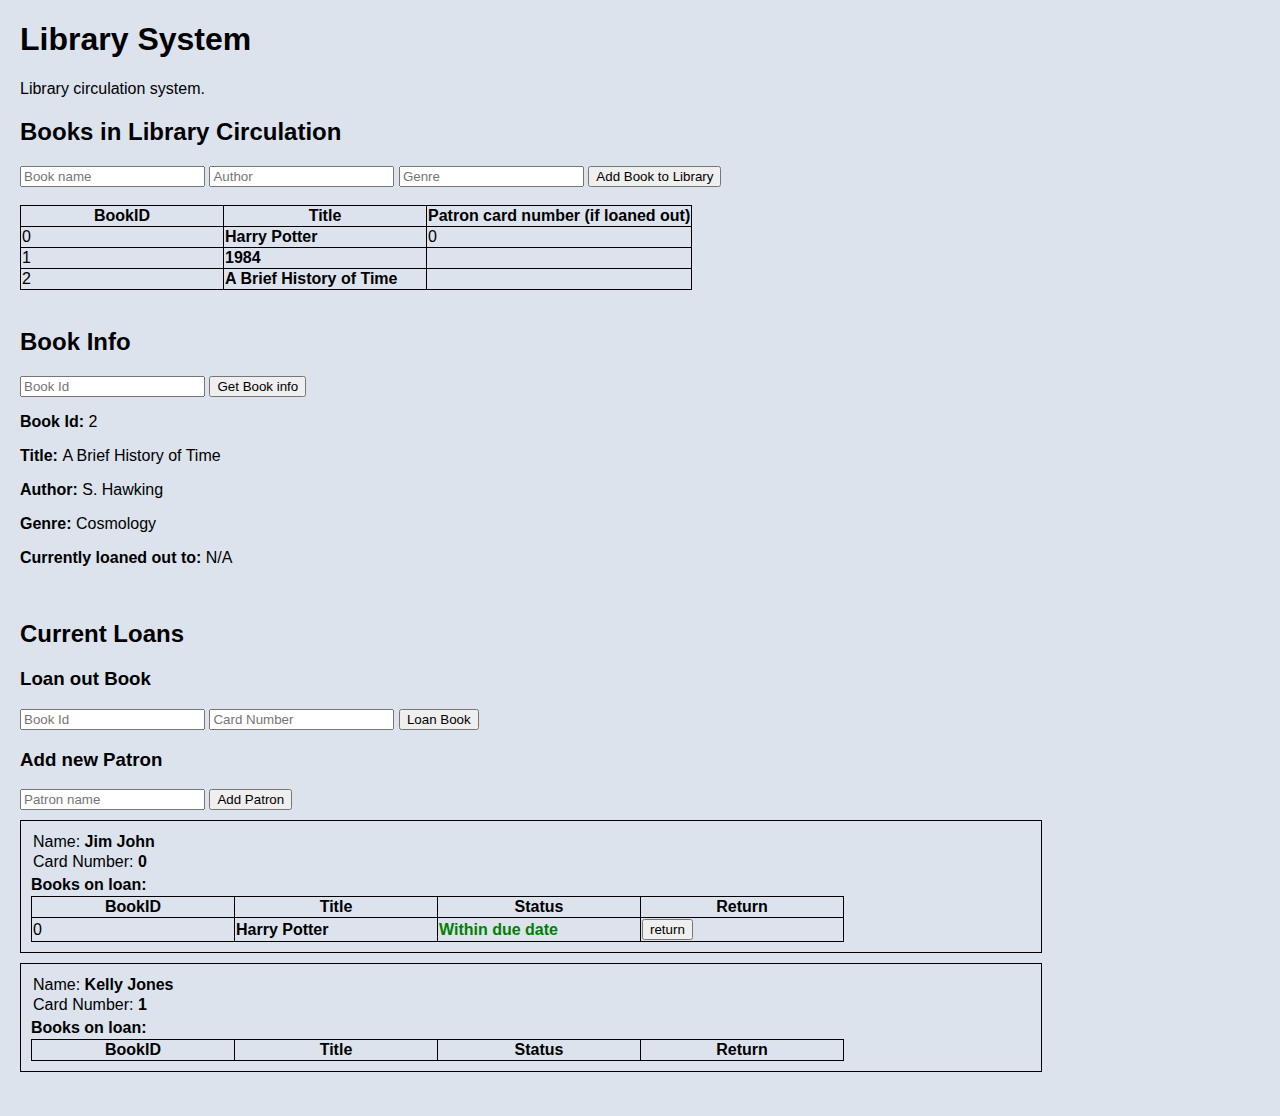
<file: e2_starter/e2_library.html>
<!DOCTYPE html>
<html lang="en">
 <head>
 	<meta charset="utf-8">
    <title>Library</title>
    <link rel="stylesheet" type="text/css" href="e2_style.css">
 </head>
 <body>
 	<h1>Library System</h1>
 	<p>Library circulation system.</p>

 	<h2>Books in Library Circulation</h2>
 	<form id='bookAddForm'>
 		<input id='newBookName' type="text" placeholder="Book name">
 		<input id='newBookAuthor' type="text" placeholder="Author">
 		<input id='newBookGenre' type="text" placeholder="Genre">
 		<input type="submit" value="Add Book to Library">
 	</form>
 	<br>
 	<table id='bookTable'>
 		<tbody>
	 		<tr>
	 			<th>
	 				BookID
	 			</th>
	 			<th>
	 				Title
	 			</th>
	 			<th>
	 				Patron card number (if loaned out)
	 			</th>
	 		</tr>
	 		<tr>
	 			<td>
	 				0
	 			</td>
	 			<td>
	 				<strong>Harry Potter</strong>
	 			</td>
	 			<td>
	 				0
	 			</td>
	 		</tr>
	 		<tr>
	 		 	<td>
	 				1
	 			</td>
	 		 	<td>
	 				<strong>1984</strong>
	 			</td>
	 			<td>
	 				
	 			</td>
	 		</tr>
	 		<tr>
	 			<td>
	 				2
	 			</td>
	 		 	<td>
	 				<strong>A Brief History of Time</strong>
	 			</td>
	 			<td>
	 				
	 			</td>
	 		</tr>
 		</tbody>
 	</table>

 	<br>

 	<h2>Book Info</h2>
 	<form id='bookInfoForm'>
 		<input id='bookInfoId' type="text" placeholder="Book Id">
 		<input type="submit" value="Get Book info">
 	</form>

 	<div id=bookInfo>
 		<p>Book Id: <span>2</span></p>
 		<p>Title: <span>A Brief History of Time	</span></p>
 		<p>Author: <span>S. Hawking</span></p>
 		<p>Genre: <span>Cosmology</span></p>
 		<p>Currently loaned out to: <span>N/A</span></p>
 	</div>

 	<br>
 	<h2>Current Loans</h2>

 	<h3>Loan out Book</h3>
 	<form id='bookLoanForm'>
 		<input id='loanBookId' type="text" placeholder="Book Id">
 		<input id='loanCardNum' type="text"  placeholder="Card Number">
 		<!-- <input id='bookGenre' type="text" name="bookGenre" placeholder="Genre"> -->
 		<input type="submit" value="Loan Book">
 	</form>

 	<h3>Add new Patron</h3>
 	<form id='patronAddForm'>
 		<input id='newPatronName' type="text" name="patronName" placeholder="Patron name">
 		<input type="submit" value="Add Patron">
 	</form>

 	<div id=patrons>
	 	<div class='patron'>
	 		<p>Name: <span class='bold'>Jim John</span></p>
	 		<p>Card Number: <span class='bold'>0</span></p>
	 		<h4>Books on loan:</h4>
	 		<table class='patronLoansTable'>
	 			<tbody>
			 		<tr>
			 			<th>
			 				BookID
			 			</th>
			 			<th>
			 				Title
			 			</th>
			 			<th>	
			 				Status
			 			</th>
			 			<th>	
			 				Return
			 			</th>
			 			
			 		</tr>
			 		<tr>
			 			<td>
			 				0
			 			</td>
			 			<td>
			 				<strong>Harry Potter</strong>
			 			</td>
			 			<td>
			 				<span class='green'>Within due date</span>
			 			</td>
			 			<td>
		 					<button class='return'>return</button>
		 				</td>
			 		</tr>
		 		</tbody>
	 		</table>
	 	</div>
	 	<div class='patron'>
	 		<p>Name: <span>Kelly Jones</span></p>
	 		<p>Card Number: <span>1</span></p>
	 		<h4>Books on loan:</h4>
	 		<table class='patronLoansTable'>
	 			<tbody>
			 		<tr>
			 			<th>
			 				BookID
			 			</th>
			 			<th>
			 				Title
			 			</th>
			 			<th>	
			 				Status
			 			</th>	
			 			<th>	
			 				Return
			 			</th>
			 		</tr>
		 		</tbody>
	 		</table>
	 	</div>
 	</div>

 	<br><br>

 	<script type="text/javascript" src="e2_library.js"></script>
 </body>
</html>
</file>
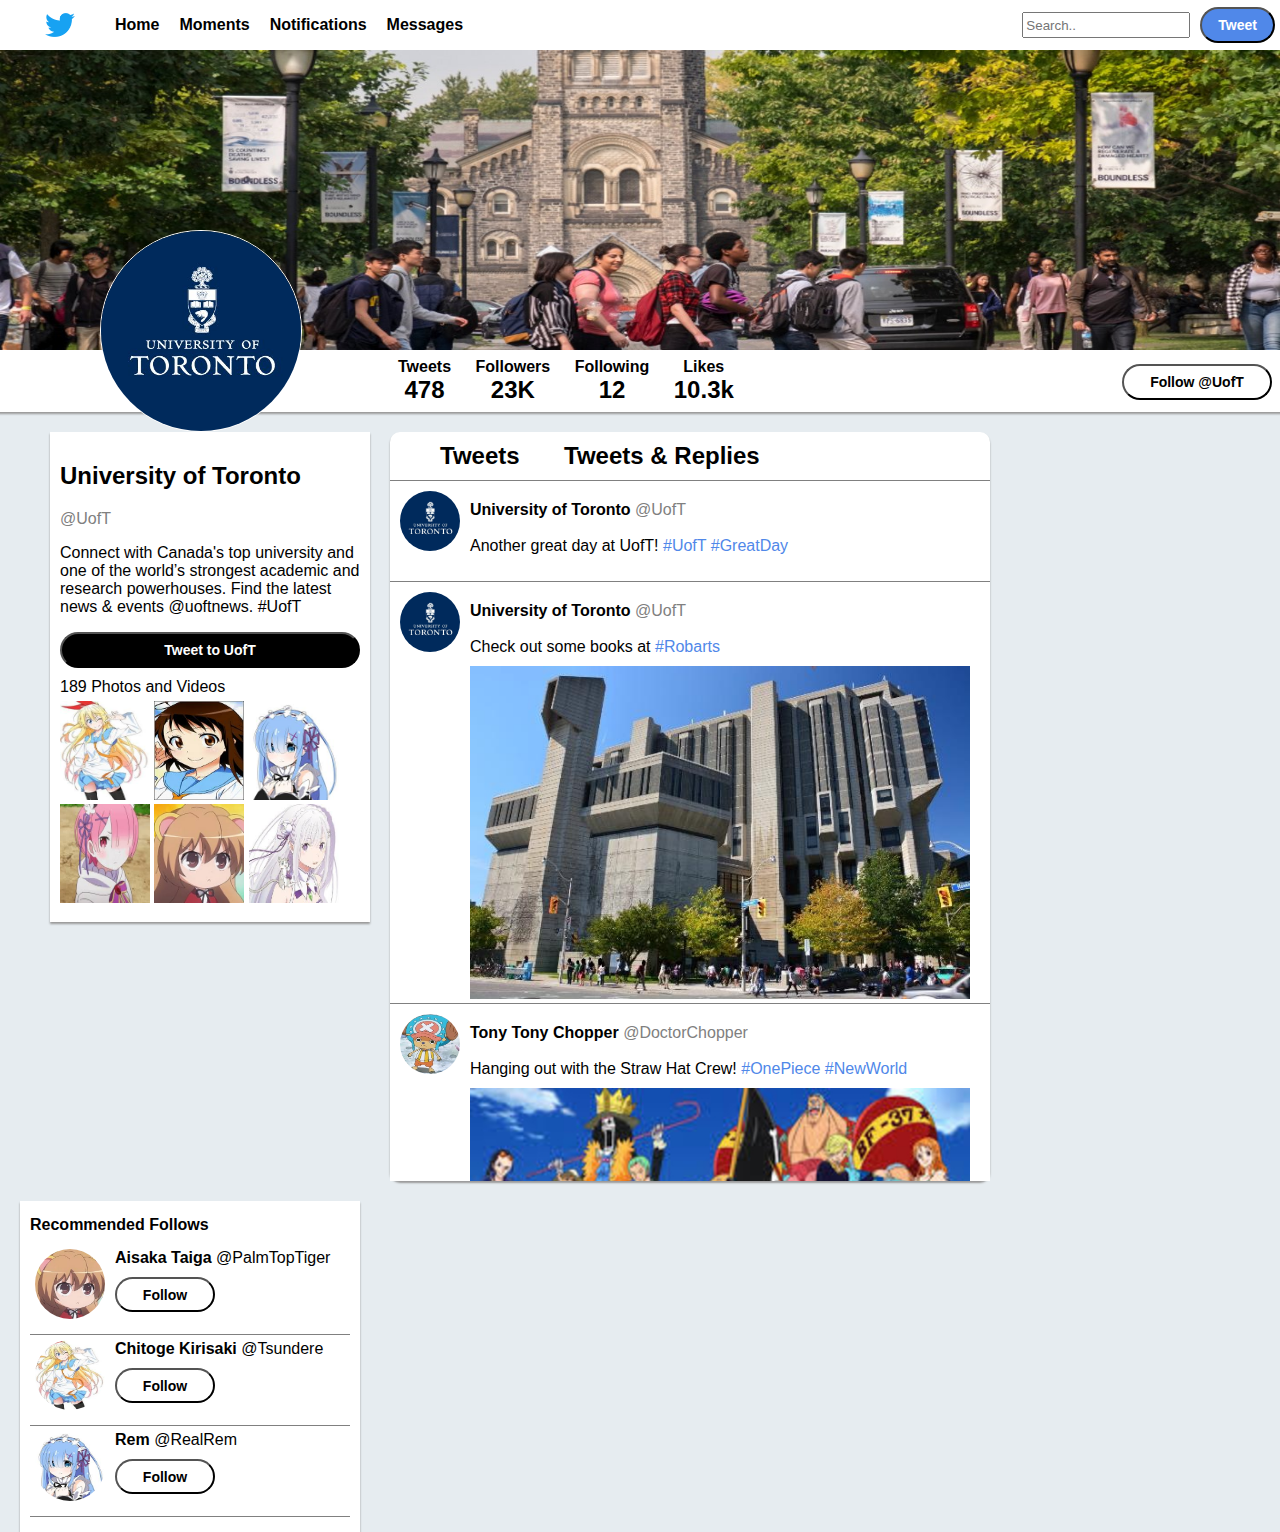
<file: exercise 1/e1.html>
<!DOCTYPE html>
<html lang="en">
 
 <head>
 	<meta charset="utf-8">
    <title>Exercise 1: Twitter Layout</title>
    <link rel="stylesheet" type="text/css" href="e1_style.css">
 </head>

 <body>
	<img src = "uoft.jpg" id = "bigProfilePicCircle">
 	<!-- The header -->
 	<div id="header">
		 <!-- Twitter logo goes in here -->

		<img class = "birdLogo" src = "bird.png"/>
		<a href=""> Home </a>
		<a href=""> Moments </a>
		<a href=""> Notifications </a>
		<a href=""> Messages </a>
		 
		 <input type="text" class = "tweetSearch" placeholder="Search..">
		 <button class = "tweetButton">Tweet</button>


 	</div>

	<!-- The big banner image -->
 	<div id="banner"> <!-- Just holds the banner image, don't need to style this div. -->
		<img class = "bannerPic" src = "uoft_banner.jpeg"/>
 		<!-- Banner image goes in here -->
 	</div>

 	<div id="profileStats">
 		<ul>
 			<!-- Style the list element: Label and number -->
			 <li>Tweets<br><span class="profileStatsNumber">478</span></li>
			 <li>Followers<br><span class="profileStatsNumber">23K</span></li>
			 <li>Following<br><span class="profileStatsNumber">12</span></li>
			 <li>Likes<br><span class="profileStatsNumber">10.3k</span></li>

 			<!-- Add the rest of the stats below -->
			 <button>Follow @UofT</button> 

		</ul>
		
 	</div>

 	<!-- The Profile Info Section -->
 	<div id="profileInfo">
 		<h2>University of Toronto</h2>
 		<p class="grey">@UofT</p>
 		<p>
 			Connect with Canada's top university and one of the world’s strongest academic and research powerhouses. Find the latest news & events @uoftnews. #UofT
		</p>
		<button class = "profileInfoButton">Tweet to UofT</button>

		<div class = "info">189 Photos and Videos</div>
		<div class = "infoPhotos">
			<img src = "extra/chitoge.jpeg">
			<img src = "extra/onodera.jpeg">
			<img src = "extra/rem.jpeg">
			<img src = "extra/ram.jpeg">
			<img src = "extra/taiga.jpeg">
			<img src = "extra/emilia.jpeg">
		</div>
 	</div>


 	<!-- The Timeline Section -->
 	<div id='timeline'>

 		<div class='timelineHeader'>
 			<ul>
	 			<li><a href="">Tweets</a></li>
	 			<li><a href="">Tweets & Replies</a></li>
 			</ul>
 		</div>
		 <div class = "scroll">
 		<!-- First tweet -->
 		<div class='tweet'>
 			<!-- Put the tweet icon and content in this div.
 			You should have two divs inside this div: one that is a container for the tweet icon,
 			and one that has the content of the tweet.
 			Remember to look in the starter CSS for appropriate class names that 
 			match these descriptions. -->
			<div class = "tweetIconContainer">
				<img class = "tweetIcon" src = "uoft.jpg"/>
			</div>
			<div class = "tweetContent">
				<strong> University of Toronto </strong> <span class = "grey">@UofT</span>
				<br><br> Another great day at UofT! <span class = "hashtag">#UofT #GreatDay</span>

			</div>
 		</div>

 		<!-- Second tweet -->
 		<div class='tweet'>
 			<!-- Reuse all of the tweet classes from the one above, 
 			and just change the content of the tweet. -->
			 <div class = "tweetIconContainer">
					<img class = "tweetIcon" src = "uoft.jpg"/>
			</div>
			<div class = "tweetContent">
				<strong> University of Toronto </strong> <span class = "grey">@UofT</span>
				<br><br> Check out some books at <span class = "hashtag">#Robarts</span>
				<img src = "robarts.jpg" class = "tweetContentPicture">
			</div>

 		</div>

		<!-- Add your own tweet below -->
		<div class='tweet'>
				<!-- Reuse all of the tweet classes from the one above, 
				and just change the content of the tweet. -->
			<div class = "tweetIconContainer">
					<img class = "tweetIcon" src = "extra/chopper.jpeg"/>
			</div>
			<div class = "tweetContent">
				<strong> Tony Tony Chopper   </strong> <span class = "grey">@DoctorChopper</span>
				<br><br> Hanging out with the Straw Hat Crew! <span class = "hashtag">#OnePiece #NewWorld</span>
				<img src = "extra/onepiece.jpg" class = "tweetContentPicture">
			</div>
		</div>
	</div>
	 </div>
	 <div class = "extra">
		 <div class = "extraBox">
			<Strong> Recommended Follows </Strong>
			<div class = "space"></div>
			<div class = "whoToFollow">
				<div class = "right">
					<img class = "followImg" src = "extra/taiga.jpeg">
				</div>
				<div>
					<Strong>Aisaka Taiga</Strong> @PalmTopTiger
				</div>
				<div class = "space"></div>
				<button class = "followButton">Follow</button>
			</div>
			<div class = "whoToFollow">
					<div class = "right">
						<img class = "followImg" src = "extra/chitoge.jpeg">
					</div>
					<div>
						<Strong>Chitoge Kirisaki</Strong> @Tsundere
					</div>
					<div class = "space"></div>
					<button class = "followButton">Follow</button>
				</div>
			
			<div class = "whoToFollow">
					<div class = "right">
						<img class = "followImg" src = "extra/rem.jpeg">
					</div>
					<div>
						<Strong>Rem</Strong> @RealRem
					</div>
					<div class = "space"></div>
					<button class = "followButton">Follow</button>
			</div>
		</div>
	 </div>
 </body>
</html>
</file>
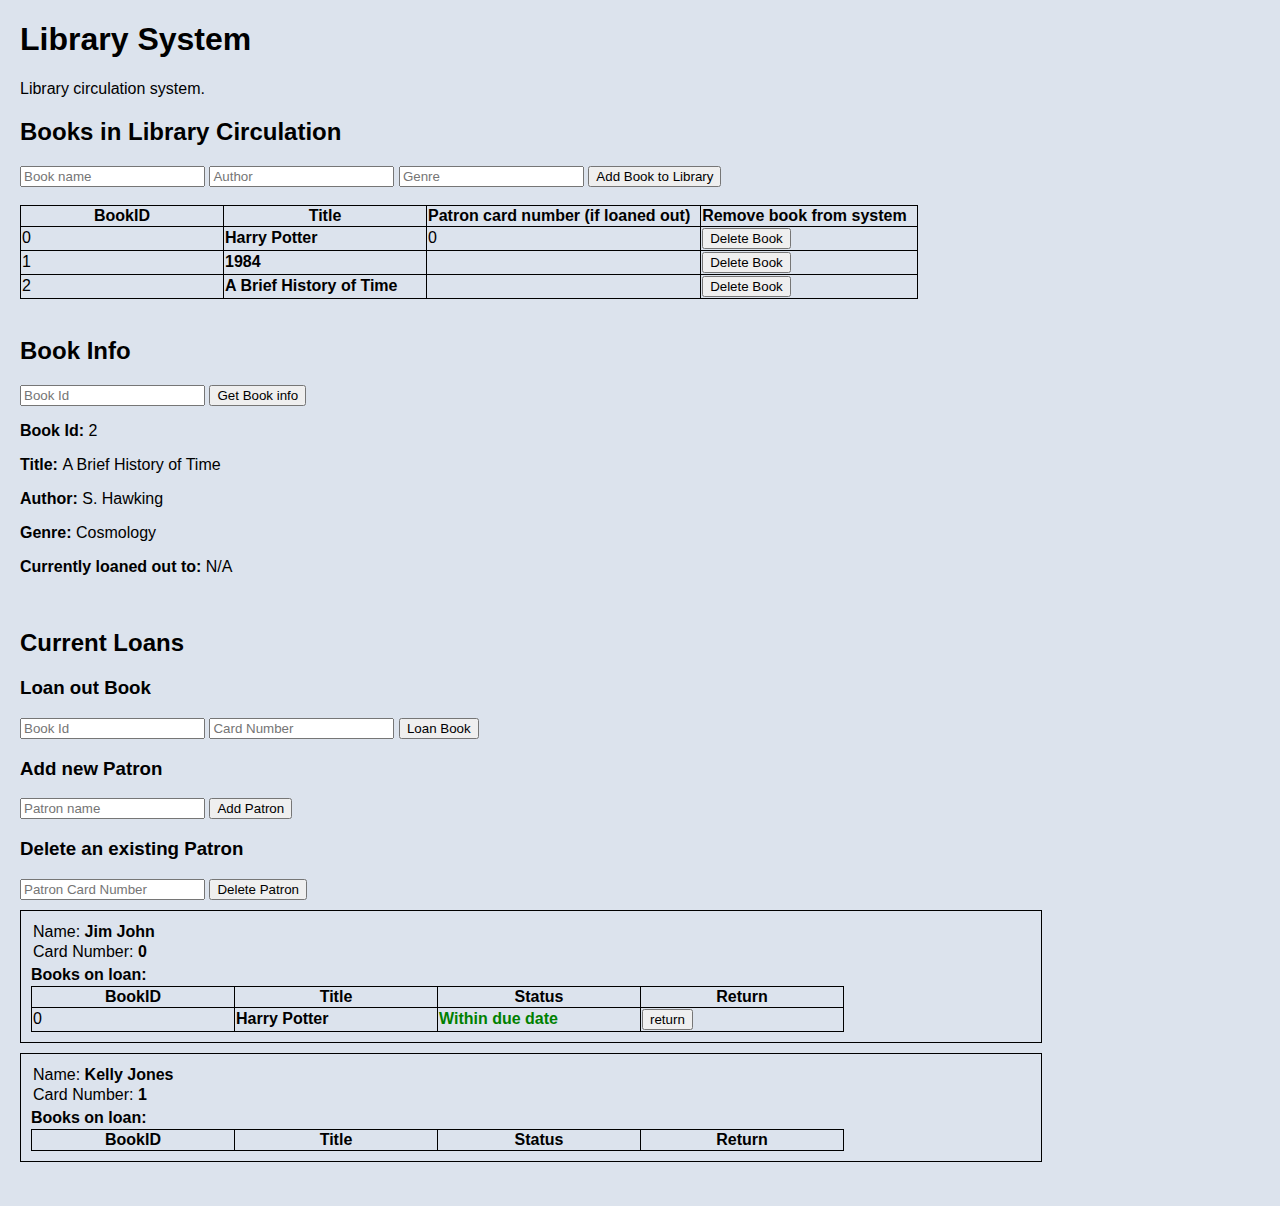
<file: exercise 2/e2_library.html>
<!DOCTYPE html>
<html lang="en">
 <head>
 	<meta charset="utf-8">
    <title>Library</title>
    <link rel="stylesheet" type="text/css" href="e2_style.css">
 </head>
 <body>
 	<h1>Library System</h1>
 	<p>Library circulation system.</p>

 	<h2>Books in Library Circulation</h2>
 	<form id='bookAddForm'>
 		<input id='newBookName' type="text" placeholder="Book name">
 		<input id='newBookAuthor' type="text" placeholder="Author">
 		<input id='newBookGenre' type="text" placeholder="Genre">
 		<input type="submit" value="Add Book to Library">
 	</form>
 	<br>
 	<table id='bookTable'>
 		<tbody>
	 		<tr>
	 			<th>
	 				BookID
	 			</th>
	 			<th>
	 				Title
	 			</th>
	 			<th>
	 				Patron card number (if loaned out) &nbsp;
				 </th>
				 <th>
					Remove book from system &nbsp;
				</th>
	 		</tr>
	 		<tr>
	 			<td>
	 				0
	 			</td>
	 			<td>
	 				<strong>Harry Potter</strong>
	 			</td>
	 			<td>
	 				0
				 </td>
				 <td>
					<button class='deleteBook'>Delete Book</button>
				</td>
	 		</tr>
	 		<tr>
	 		 	<td>
	 				1
	 			</td>
	 		 	<td>
	 				<strong>1984</strong>
	 			</td>
	 			<td>
	 				
				 </td>
				 <td>
					<button class='deleteBook'>Delete Book</button>
				</td>
	 		</tr>
	 		<tr>
	 			<td>
	 				2
	 			</td>
	 		 	<td>
	 				<strong>A Brief History of Time</strong>
	 			</td>
	 			<td>
	 				
				 </td>
				 <td>
					<button class='deleteBook'>Delete Book</button>
				</td>
	 		</tr>
 		</tbody>
 	</table>

 	<br>

 	<h2>Book Info</h2>
 	<form id='bookInfoForm'>
 		<input id='bookInfoId' type="text" placeholder="Book Id">
 		<input type="submit" value="Get Book info">
 	</form>

 	<div id=bookInfo>
 		<p>Book Id: <span>2</span></p>
 		<p>Title: <span>A Brief History of Time	</span></p>
 		<p>Author: <span>S. Hawking</span></p>
 		<p>Genre: <span>Cosmology</span></p>
 		<p>Currently loaned out to: <span>N/A</span></p>
 	</div>

 	<br>
 	<h2>Current Loans</h2>

 	<h3>Loan out Book</h3>
 	<form id='bookLoanForm'>
 		<input id='loanBookId' type="text" placeholder="Book Id">
 		<input id='loanCardNum' type="text"  placeholder="Card Number">
 		<!-- <input id='bookGenre' type="text" name="bookGenre" placeholder="Genre"> -->
 		<input type="submit" value="Loan Book">
 	</form>

 	<h3>Add new Patron</h3>
 	<form id='patronAddForm'>
 		<input id='newPatronName' type="text" name="patronName" placeholder="Patron name">
 		<input type="submit" value="Add Patron">
	 </form>
	 <h3>Delete an existing Patron</h3>
	 <form id='patronDeleteForm'>
		<input id='deleteName' type="text" name="patronName" placeholder="Patron Card Number">
		<input type="submit" value="Delete Patron">
	</form>
 	<div id=patrons>
	 	<div class='patron'>
	 		<p>Name: <span class='bold'>Jim John</span></p>
	 		<p>Card Number: <span class='bold'>0</span></p>
	 		<h4>Books on loan:</h4>
	 		<table class='patronLoansTable'>
	 			<tbody>
			 		<tr>
			 			<th>
			 				BookID
			 			</th>
			 			<th>
			 				Title
			 			</th>
			 			<th>	
			 				Status
			 			</th>
			 			<th>	
			 				Return
			 			</th>
			 			
			 		</tr>
			 		<tr>
			 			<td>
			 				0
			 			</td>
			 			<td>
			 				<strong>Harry Potter</strong>
			 			</td>
			 			<td>
			 				<span class='green'>Within due date</span>
			 			</td>
			 			<td>
		 					<button class='return'>return</button>
		 				</td>
			 		</tr>
		 		</tbody>
	 		</table>
	 	</div>
	 	<div class='patron'>
	 		<p>Name: <span>Kelly Jones</span></p>
	 		<p>Card Number: <span>1</span></p>
	 		<h4>Books on loan:</h4>
	 		<table class='patronLoansTable'>
	 			<tbody>
			 		<tr>
			 			<th>
			 				BookID
			 			</th>
			 			<th>
			 				Title
			 			</th>
			 			<th>	
			 				Status
			 			</th>	
			 			<th>	
			 				Return
			 			</th>
			 		</tr>
		 		</tbody>
	 		</table>
	 	</div>
 	</div>

 	<br><br>

 	<script type="text/javascript" src="e2_library.js"></script>
 </body>
</html>
</file>
<file: e2_starter/e2_style.css>
body {
	background-color: #dce3ed;
	margin-left: 20px;
	font-family: "Helvetica Neue", Helvetica, sans-serif;
}

table, td, th {
	border-collapse: collapse;
	border: 1px solid black;
}

td, th {
	min-width: 200px;
}

h4 {
	margin-top: 5px;
	margin-bottom: 2px;
}

.patron {
	border: 1px solid black;
	padding: 10px;
	max-width: 1000px;
	margin-top: 10px;
}

.patron p {
	margin: 2px;
}


.patron span {
	font-weight: bold;
}

#bookInfo p {
	font-weight: bold;
}

#bookInfo span {
	font-weight: normal;
	color: black;
}

.green {
	color: green;
}

.red {
	color: red;
}
</file>
<file: exercise 1/e1_style.css>
/*** Exercise 1: Twitter CSS ***/

/*
#### You should not have to change the given property values. ###
*/

/*** Completed body style below ***/
body {
	background-color: #e6ecf0;
	margin: 0;
	font-family: "Helvetica Neue", Helvetica, sans-serif;
}

/*** Removes default style from links ***/
a {
 	text-decoration: none;
 	color: black;
}

/***********************************************
********** Add to the selectors below **********
************************************************/

/* You only need to add where it says "Add properties below" */


/*** Header and banner styles below ***/

#header {
	padding: 5px;
	background-color: white;
	display: flex;
	align-items: center;
	height: 40px;
}

#header a {
	margin-right: 20px;
	font-weight: bold;
}


/* inspired by twitter button */
button {
	float: right;
	color: #fff;
	background-color: #5088e9;
	border-radius: 100px;
    font-size: 14px;
    font-weight: bold;
    line-height: 20px;
    padding: 6px 16px;
	cursor: pointer;
}

#header input {
	margin-left: auto;
}

.tweetSearch {
	margin-right: 10px;
	height: 20px;
	width: 160px;
}

.birdLogo {
	/* Add properties below */
	width: 30px;
	margin-left: 40px;
	margin-right: 40px;
}

.bannerPic {
	display: block;
	width: 100%;
	
	/* Add properties below */
	height: 300px;
}


/*** Profile Statistics Bar styles below ***/

#profileStats {
	padding: 5px;
	background-color: white;
	-moz-box-shadow: 0 0 2px 2px #999;
	-webkit-box-shadow: 0 0 2px 2px #999;
}

#profileStats ul {
	margin: 0px;
	padding: 3px;
	
	/* Add properties below */
	margin-left: 390px;
}

#profileStats ul li {
	margin-right: 20px;
	font-weight: bold;
	list-style: none; /* Gets rid of list bullet points */
	text-align: center;

	/* Add a proper display property: We want the stats to have 
	a height, but also appear side-by-side */

	display: inline-block;
		
}
#profileStats button{
	margin: 6px 0;
	background-color: white;
	border-color: black;
	color: black;
	width: 150px;
	overflow: auto;
}
.profileStatsNumber {
	display: block;
	
	/* Add properties below */
	font-size: 1.5em;
}


/*** Profile info box styles below ***/

#profileInfo {
	background-color: white;
	padding: 10px;
	
	/* Add properties below */
	float: left;
	margin: 20px 0 0 50px;
	width: 300px;
	min-height: 300px;
	-moz-box-shadow: 0 2px 2px 0 #999;
	-webkit-box-shadow: 0 2px 2px 0 #999;
}

.profileInfoButton {
	width: 100%;
	background-color: black;
	color: white;
	margin-bottom: 10px;
}

.info {
	font-weight: lighter;
	margin-bottom: 5px;
}

.infoPhotos {
	font-weight: lighter;
	margin-bottom: 5px;
}

.infoPhotos img {
	position: relative;
	width: 30%;
	height: 99px;
	cursor: pointer;
}
/*** Timeline styles below ***/

#timeline {
	border-radius: 10px;
	background-color: white;

	/* Add properties below */
	
	width: 600px;
	margin: 20px 0 0 20px;
	-moz-box-shadow: 0 2px 2px 0 #999;
	-webkit-box-shadow: 0 2px 2px 0 #999;
	float: left;
	
}
.scroll {
	overflow-y: scroll;
	height: 700px;
}
.timelineHeader {
	border-bottom: 1px solid grey;

}

.timelineHeader ul {
	margin: 0px;
}

.timelineHeader ul li {
	padding: 10px;
	margin-right: 20px;
	font-size: 150%;
	font-weight: bold;

	/* Add properties below */
	display: inline-block;

}


/*** Tweet styles below ***/

.tweet {
	background-color: white;
	
	/* Add properties below */
	min-height: 100px;
	overflow: auto;
	border-bottom: 1px solid grey;
}

/* For the div that holds the tweet icon */
.tweetIconContainer {

	/* Add properties below */
	width: 80px;
	float: left;
}

.tweetIcon {

	/* Add properties below */
	height: 60px;
	width: 60px;
	margin: 10px 10px 0 10px;
	border-radius: 50%;
}

.tweetContent {
	margin: 0px;

	/* Add properties below */
	width: 520px;
	margin-top: 20px;
}


/* For pictures inside tweets (like the Robarts pic) */
.tweetContentPicture {
	/* Add properties below */
	max-width: 500px;
	margin: 10px 0 0 80px;
}


/* Style the big profile picture circle here. */
#bigProfilePicCircle {
	/* Add properties below */
	position: absolute;
	width: 200px;
	height: 200px;
	border-radius: 50%;
	margin: 230px 0 0 100px;
	border: 1.5px solid white;

}

.extra {
	margin-left: 20px;
	float: left;
}

.extraBox {
	padding: 15px 10px;
	background-color: white;
	margin-top: 20px;
	width: 320px;
	-moz-box-shadow: 0 2px 2px 0 #999;
	-webkit-box-shadow: 0 2px 2px 0 #999;
	overflow: auto;
}

.whoToFollow {
	padding: 5px 5px;
	border-bottom: 0.5px solid gray;
	min-height: 80px;
}

.followImg {
	float: left;
	width: 70px;
	height: 70px;
	border-radius: 50%;
	margin-right: 10px;
}

.followButton { 
	height: 35px;
	background-color: white;
	border-color: black;
	color: black;
	width: 100px;
	float: none;
}
/** Some font color classes for you to use. **/
.grey {
	color: grey;
	margin-bottom: 5px;
}

.space {
	height: 10px;
}
.hashtag {
	color: #5088e9;
}
</file>
<file: exercise 2/e2_style.css>
body {
	background-color: #dce3ed;
	margin-left: 20px;
	font-family: "Helvetica Neue", Helvetica, sans-serif;
}

table, td, th {
	border-collapse: collapse;
	border: 1px solid black;
}

td, th {
	min-width: 200px;
}

h4 {
	margin-top: 5px;
	margin-bottom: 2px;
}

.patron {
	border: 1px solid black;
	padding: 10px;
	max-width: 1000px;
	margin-top: 10px;
}

.patron p {
	margin: 2px;
}


.patron span {
	font-weight: bold;
}

#bookInfo p {
	font-weight: bold;
}

#bookInfo span {
	font-weight: normal;
	color: black;
}

.green {
	color: green;
}

.red {
	color: red;
}
</file>
